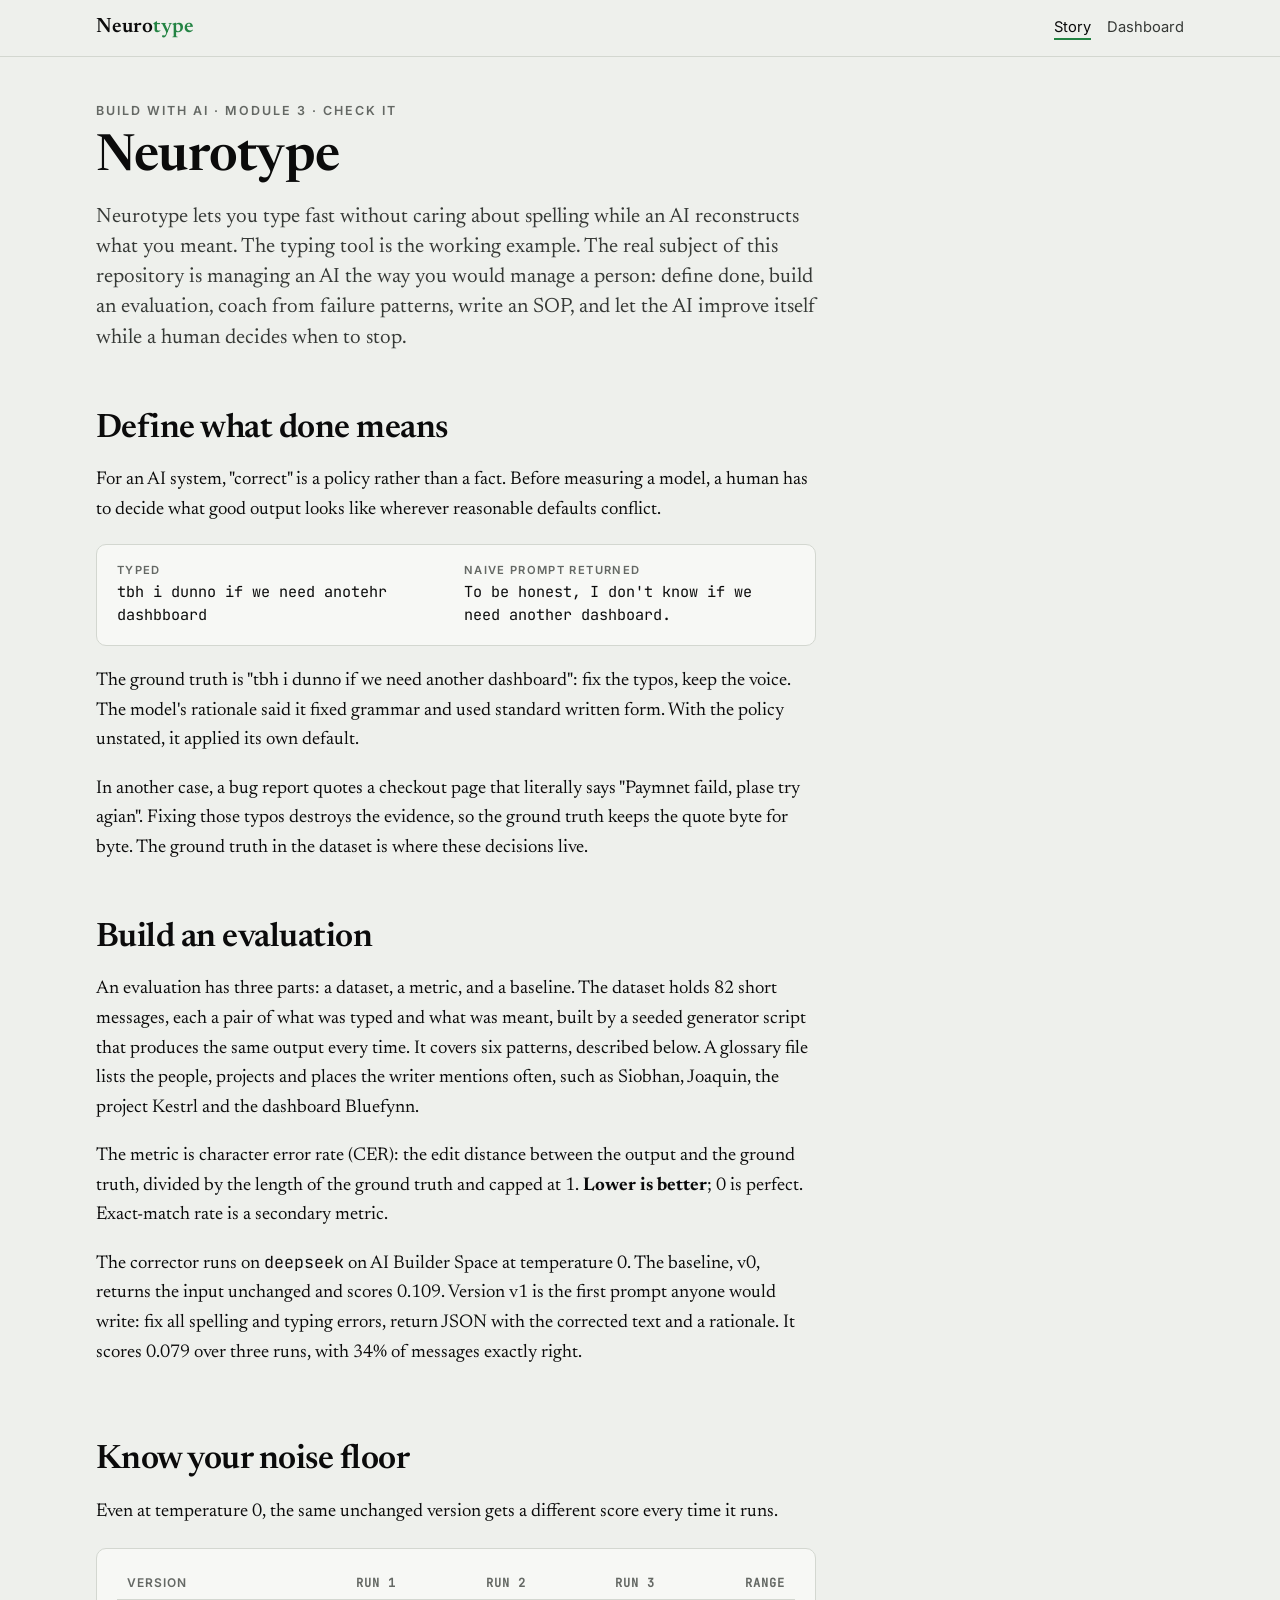
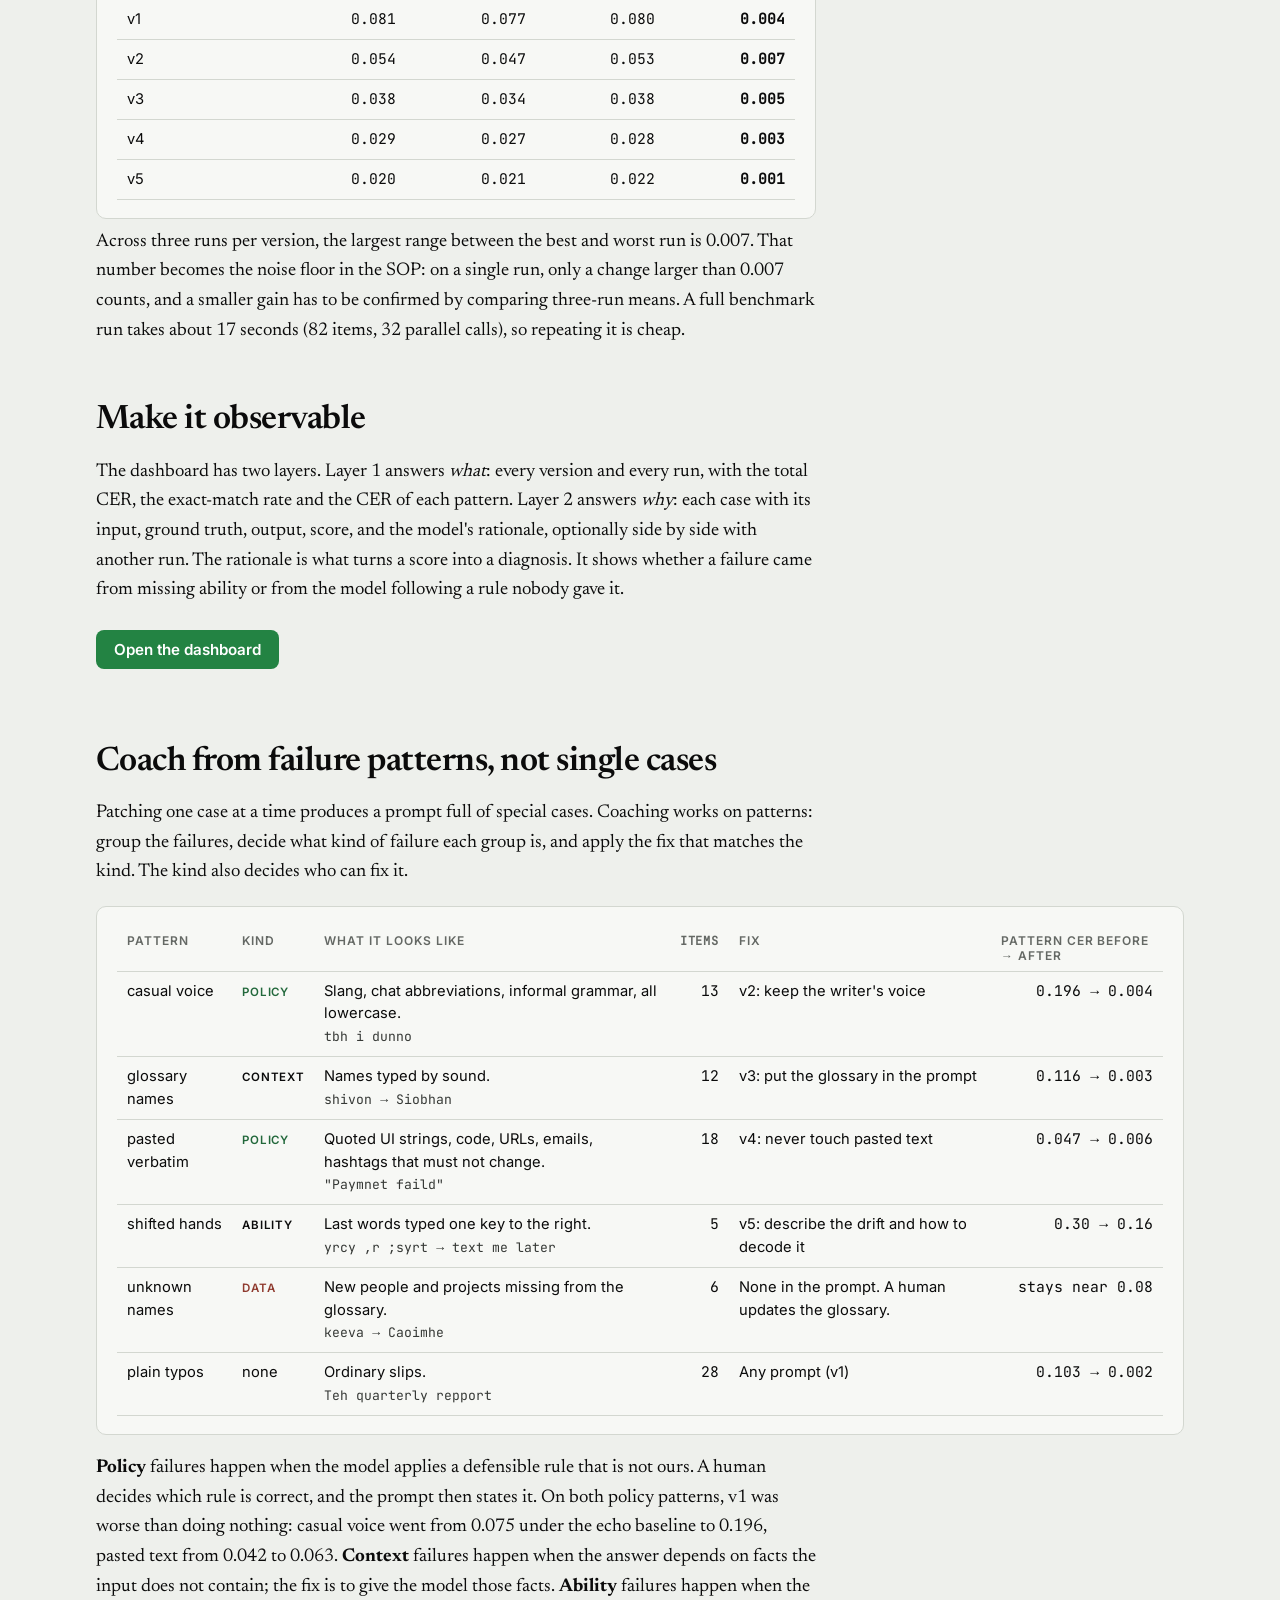
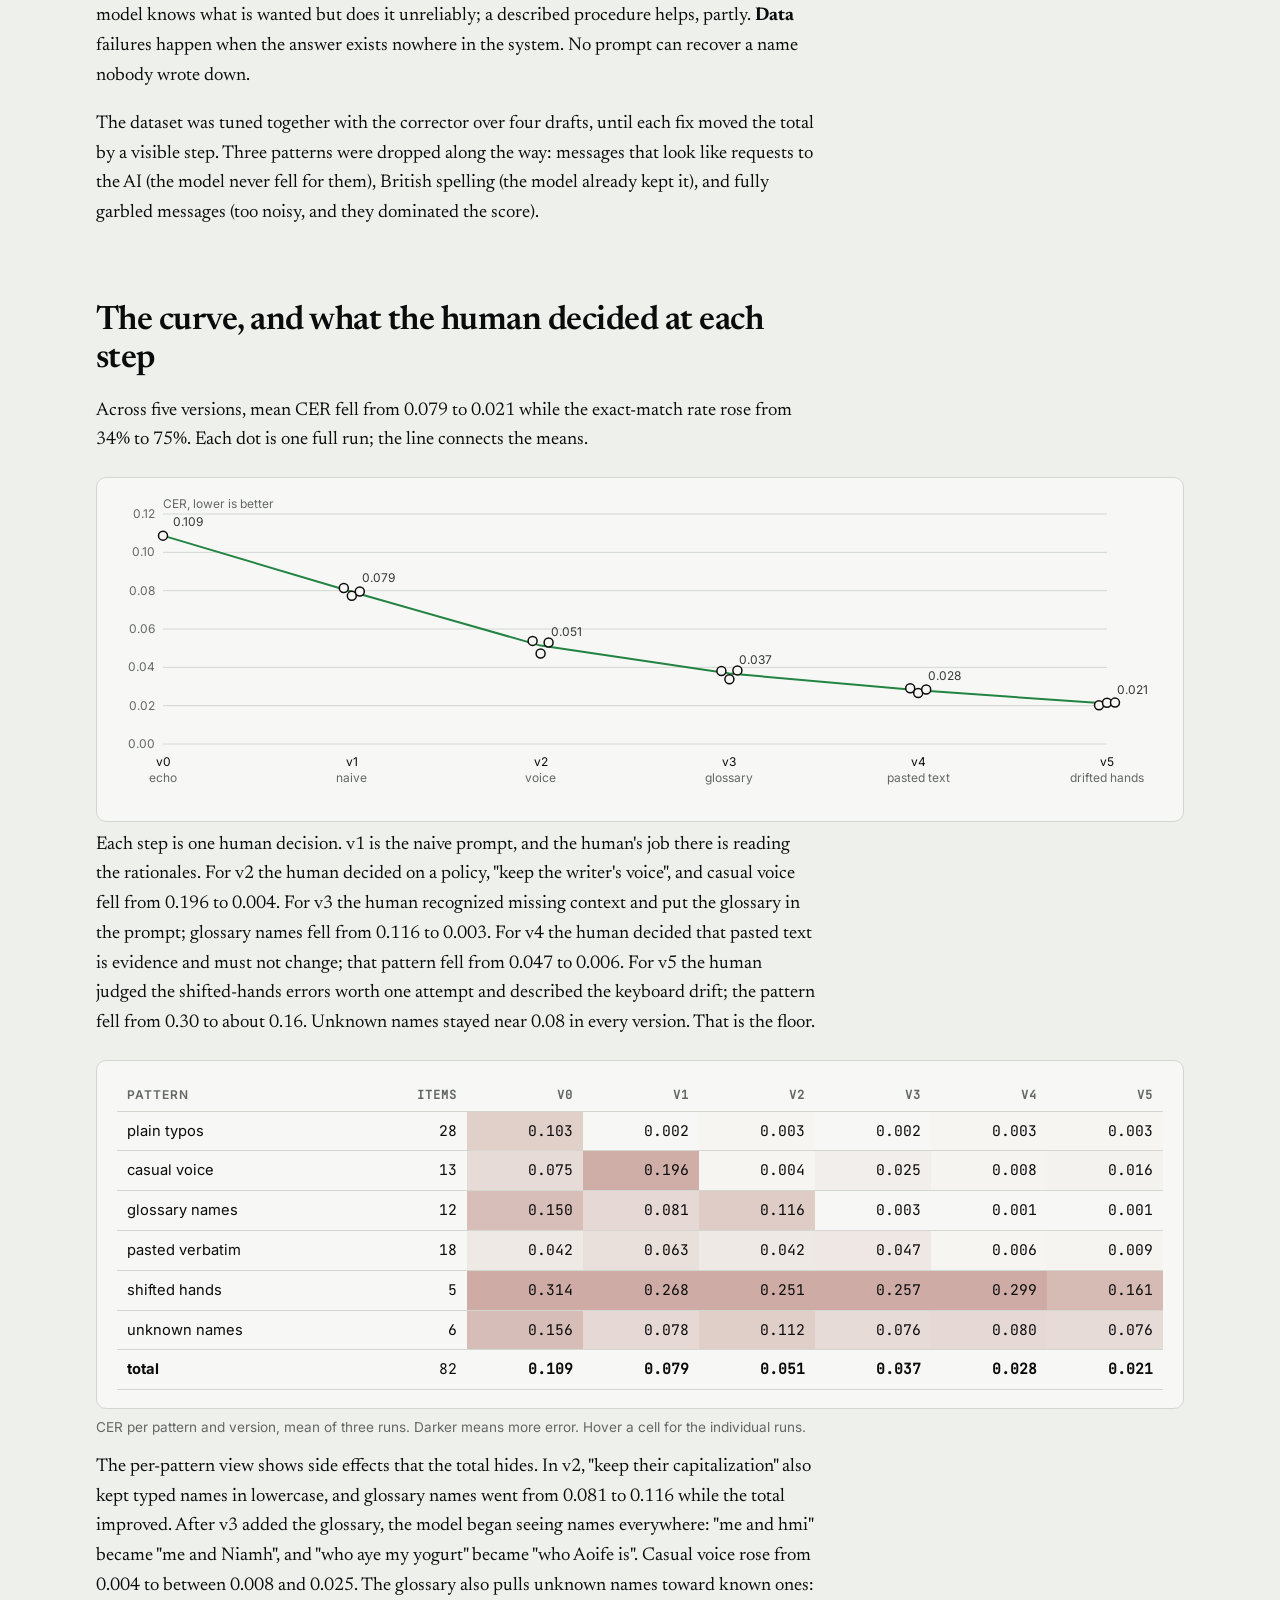
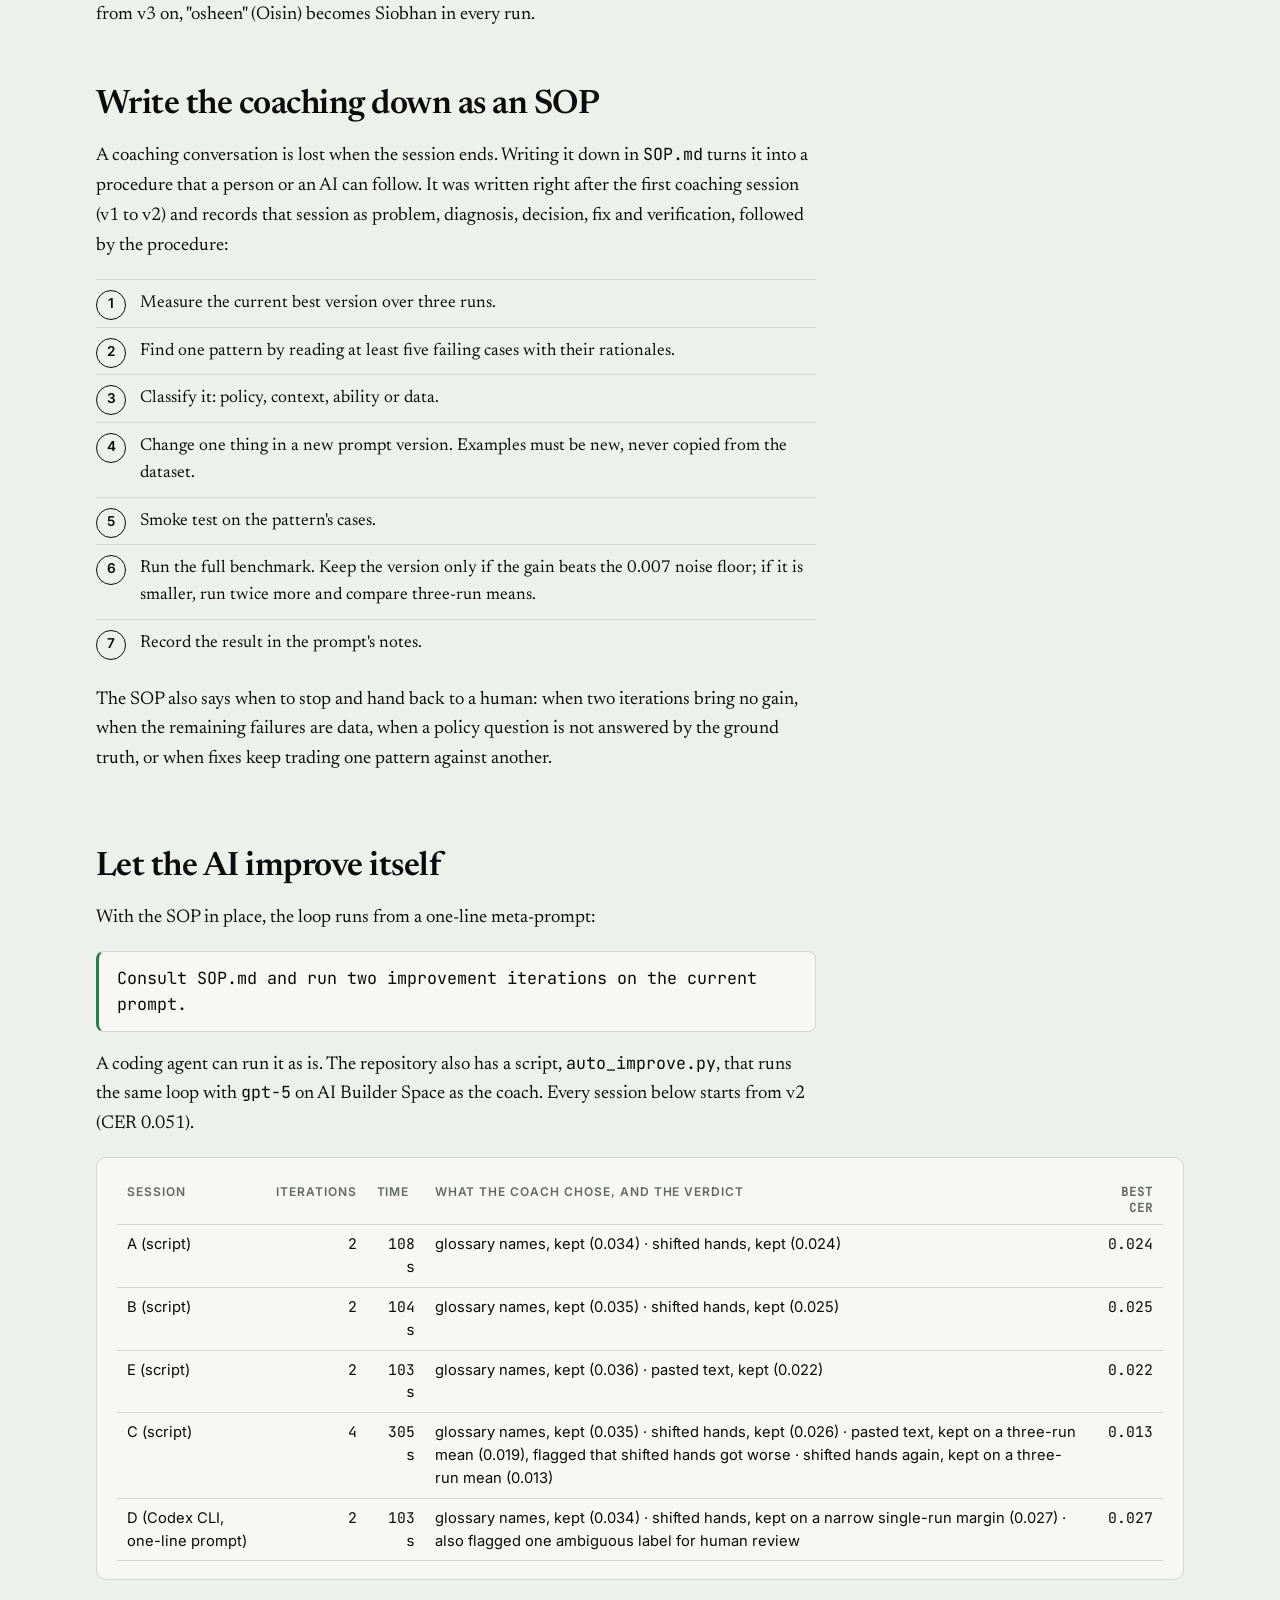
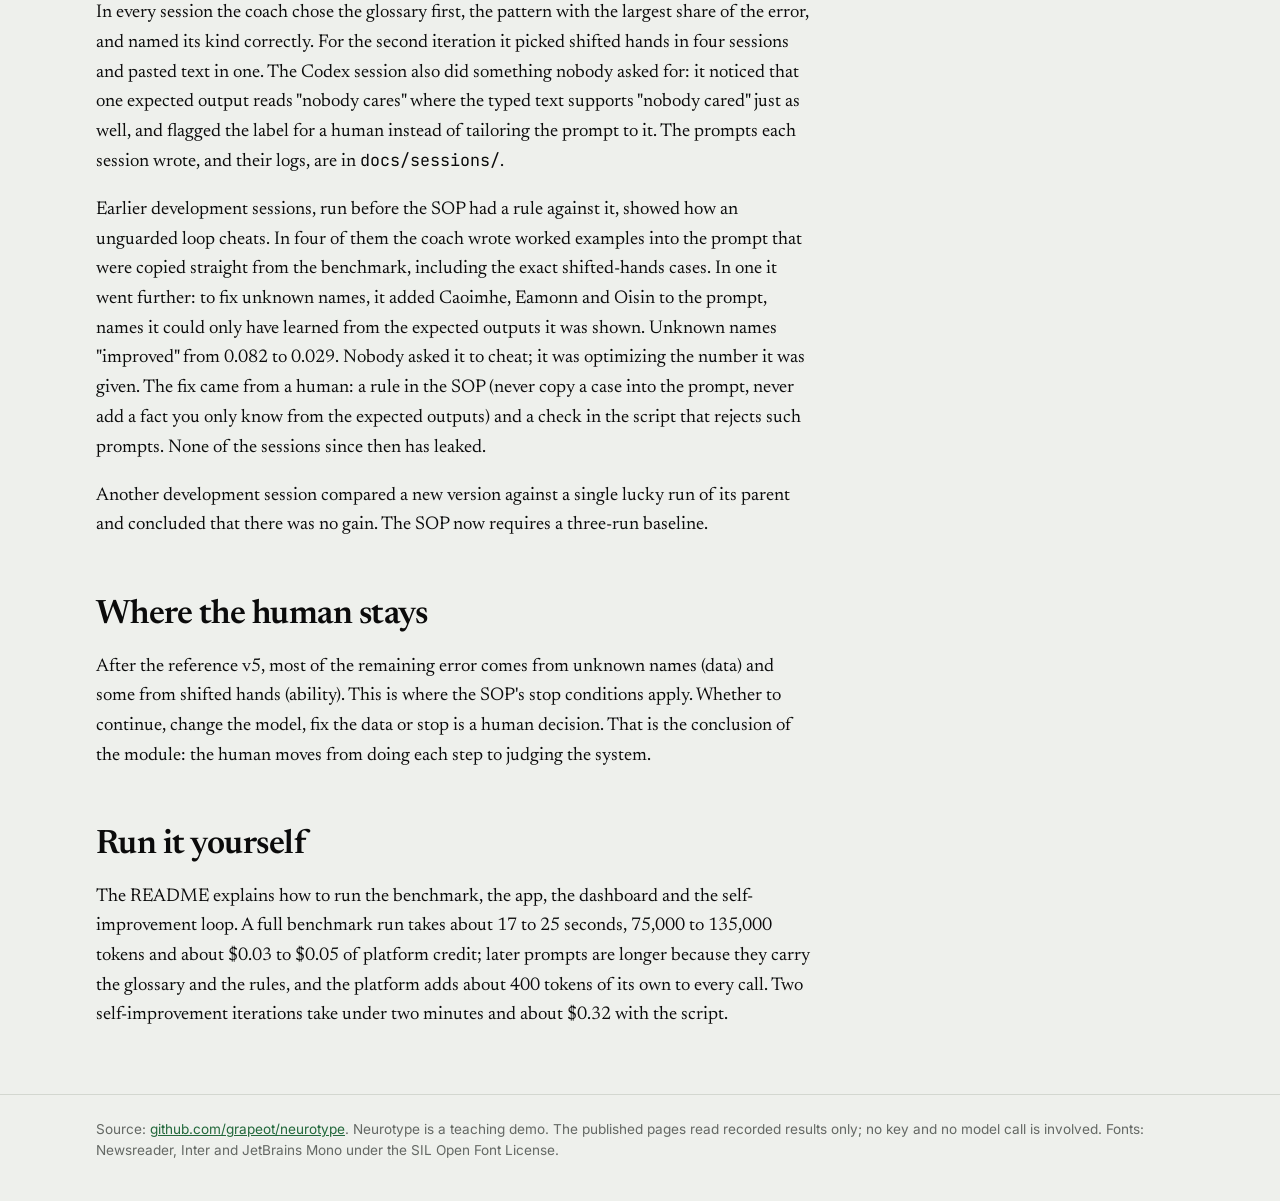
<file: docs/index.html>
<!doctype html>
<html lang="en">
<head>
<meta charset="utf-8">
<meta name="viewport" content="width=device-width, initial-scale=1">
<title>Neurotype</title>
<meta name="description" content="Managing an AI like a person: define done, measure, observe, coach, write the SOP, and let it improve itself while a human decides when to stop.">
<link rel="icon" href="data:,">
<link rel="stylesheet" href="assets/neurotype.css">
<style>
  main.wrap { padding-top: 48px; }
  section { margin-top: 56px; }
  section > h2 { margin-top: 0; }
  .prose { max-width: 720px; }
  .prose p { font-family: var(--serif); font-size: 1.16rem; line-height: 1.6; color: var(--ink); }
  .fig { margin: 22px 0 8px; position: relative; overflow-x: auto; }
  .prose, .pair .txt, .meta-prompt, code { overflow-wrap: anywhere; }
  .pair > div { min-width: 0; }
  .fig svg text { font-family: var(--sans); fill: var(--ink-3); font-size: 12px; }
  .caption { font-size: .85rem; color: var(--ink-3); margin-top: 6px; }
  .pair { display: grid; grid-template-columns: 1fr 1fr; gap: 16px; margin: 20px 0; }
  @media (max-width: 720px) { .pair { grid-template-columns: 1fr; } }
  .pair .lab { font: 600 .7rem var(--sans); letter-spacing: .12em; text-transform: uppercase; color: var(--ink-3); margin-bottom: 4px; }
  .pair .txt { font: .95rem/1.5 var(--mono); }
  .tip { position: absolute; pointer-events: none; background: var(--ink); color: var(--paper); font-size: .8rem; padding: 6px 9px; border-radius: 6px; white-space: nowrap; display: none; z-index: 3; }
  .kind { font: 600 .72rem var(--sans); letter-spacing: .06em; text-transform: uppercase; }
  .kind.policy { color: var(--green-text); } .kind.data { color: var(--second); }
  .meta-prompt { font: 1.05rem/1.5 var(--mono); background: var(--card); border: 1px solid var(--rule); border-left: 3px solid var(--green); border-radius: 8px; padding: 14px 18px; margin: 18px 0; }
  .cta { display: inline-block; margin-top: 6px; font: 600 .95rem var(--sans); color: #fff; background: var(--green); padding: 10px 18px; border-radius: 8px; text-decoration: none; }
  .steps { counter-reset: s; list-style: none; padding: 0; margin: 18px 0; }
  .steps li { counter-increment: s; position: relative; padding: 10px 0 10px 44px; border-top: 1px solid var(--rule); font-family: var(--serif); font-size: 1.08rem; }
  .steps li::before { content: counter(s); position: absolute; left: 0; top: 10px; width: 28px; height: 28px; border-radius: 50%; border: 1.5px solid var(--ink); font: 600 .85rem/25px var(--sans); text-align: center; }
  td .ex { font-family: var(--mono); font-size: .82rem; color: var(--ink-2); }
</style>
</head>
<body>
<header class="top"><div class="wrap">
  <a class="brand" href="index.html">Neuro<span>type</span></a>
  <nav><a href="index.html" aria-current="page">Story</a><a href="dashboard.html">Dashboard</a></nav>
</div></header>

<main class="wrap">
  <div class="kicker">Build with AI · Module 3 · Check it</div>
  <h1>Neurotype</h1>
  <p class="lede prose">Neurotype lets you type fast without caring about spelling while an AI reconstructs what you meant. The typing tool is the working example. The real subject of this repository is managing an AI the way you would manage a person: define done, build an evaluation, coach from failure patterns, write an SOP, and let the AI improve itself while a human decides when to stop.</p>

  <section id="done" class="prose">
    <h2>Define what done means</h2>
    <p>For an AI system, "correct" is a policy rather than a fact. Before measuring a model, a human has to decide what good output looks like wherever reasonable defaults conflict.</p>
    <div class="pair card">
      <div><div class="lab">Typed</div><div class="txt">tbh i dunno if we need anotehr dashbboard</div></div>
      <div><div class="lab">Naive prompt returned</div><div class="txt">To be honest, I don't know if we need another dashboard.</div></div>
    </div>
    <p>The ground truth is "tbh i dunno if we need another dashboard": fix the typos, keep the voice. The model's rationale said it fixed grammar and used standard written form. With the policy unstated, it applied its own default.</p>
    <p>In another case, a bug report quotes a checkout page that literally says "Paymnet faild, plase try agian". Fixing those typos destroys the evidence, so the ground truth keeps the quote byte for byte. The ground truth in the dataset is where these decisions live.</p>
  </section>

  <section id="evaluation" class="prose">
    <h2>Build an evaluation</h2>
    <p>An evaluation has three parts: a dataset, a metric, and a baseline. The dataset holds 82 short messages, each a pair of what was typed and what was meant, built by a seeded generator script that produces the same output every time. It covers six patterns, described below. A glossary file lists the people, projects and places the writer mentions often, such as Siobhan, Joaquin, the project Kestrl and the dashboard Bluefynn.</p>
    <p>The metric is character error rate (CER): the edit distance between the output and the ground truth, divided by the length of the ground truth and capped at 1. <b>Lower is better</b>; 0 is perfect. Exact-match rate is a secondary metric.</p>
    <p>The corrector runs on <code>deepseek</code> on AI Builder Space at temperature 0. The baseline, v0, returns the input unchanged and scores 0.109. Version v1 is the first prompt anyone would write: fix all spelling and typing errors, return JSON with the corrected text and a rationale. It scores 0.079 over three runs, with 34% of messages exactly right.</p>
  </section>

  <section id="noise-floor">
    <div class="prose">
      <h2>Know your noise floor</h2>
      <p>Even at temperature 0, the same unchanged version gets a different score every time it runs.</p>
    </div>
    <div class="fig card scroll-x needs-data" id="noise" style="max-width:720px"></div>
    <div class="prose">
      <p>Across three runs per version, the largest range between the best and worst run is 0.007. That number becomes the noise floor in the SOP: on a single run, only a change larger than 0.007 counts, and a smaller gain has to be confirmed by comparing three-run means. A full benchmark run takes about 17 seconds (82 items, 32 parallel calls), so repeating it is cheap.</p>
    </div>
  </section>

  <section id="observe" class="prose">
    <h2>Make it observable</h2>
    <p>The dashboard has two layers. Layer 1 answers <em>what</em>: every version and every run, with the total CER, the exact-match rate and the CER of each pattern. Layer 2 answers <em>why</em>: each case with its input, ground truth, output, score, and the model's rationale, optionally side by side with another run. The rationale is what turns a score into a diagnosis. It shows whether a failure came from missing ability or from the model following a rule nobody gave it.</p>
    <a class="cta" href="dashboard.html">Open the dashboard</a>
  </section>

  <section id="patterns">
    <div class="prose">
      <h2>Coach from failure patterns, not single cases</h2>
      <p>Patching one case at a time produces a prompt full of special cases. Coaching works on patterns: group the failures, decide what kind of failure each group is, and apply the fix that matches the kind. The kind also decides who can fix it.</p>
    </div>
    <div class="card scroll-x" style="margin-top:18px">
      <table>
        <thead><tr><th>Pattern</th><th>Kind</th><th>What it looks like</th><th class="num">Items</th><th>Fix</th><th>Pattern CER before → after</th></tr></thead>
        <tbody>
          <tr><td>casual voice</td><td><span class="kind policy">Policy</span></td><td>Slang, chat abbreviations, informal grammar, all lowercase.<br><span class="ex">tbh i dunno</span></td><td class="num">13</td><td>v2: keep the writer's voice</td><td class="num"><span data-pcer="casual_voice:v1">0.196</span> → <span data-pcer="casual_voice:v2">0.004</span></td></tr>
          <tr><td>glossary names</td><td><span class="kind">Context</span></td><td>Names typed by sound.<br><span class="ex">shivon → Siobhan</span></td><td class="num">12</td><td>v3: put the glossary in the prompt</td><td class="num"><span data-pcer="glossary_names:v2">0.116</span> → <span data-pcer="glossary_names:v3">0.003</span></td></tr>
          <tr><td>pasted verbatim</td><td><span class="kind policy">Policy</span></td><td>Quoted UI strings, code, URLs, emails, hashtags that must not change.<br><span class="ex">"Paymnet faild"</span></td><td class="num">18</td><td>v4: never touch pasted text</td><td class="num"><span data-pcer="pasted_verbatim:v3">0.047</span> → <span data-pcer="pasted_verbatim:v4">0.006</span></td></tr>
          <tr><td>shifted hands</td><td><span class="kind">Ability</span></td><td>Last words typed one key to the right.<br><span class="ex">yrcy ,r ;syrt → text me later</span></td><td class="num">5</td><td>v5: describe the drift and how to decode it</td><td class="num"><span data-pcer="shifted_hands:v4" data-digits="2">0.30</span> → <span data-pcer="shifted_hands:v5" data-digits="2">0.16</span></td></tr>
          <tr><td>unknown names</td><td><span class="kind data">Data</span></td><td>New people and projects missing from the glossary.<br><span class="ex">keeva → Caoimhe</span></td><td class="num">6</td><td>None in the prompt. A human updates the glossary.</td><td class="num">stays near 0.08</td></tr>
          <tr><td>plain typos</td><td>none</td><td>Ordinary slips.<br><span class="ex">Teh quarterly repport</span></td><td class="num">28</td><td>Any prompt (v1)</td><td class="num"><span data-pcer="plain_typos:v0">0.103</span> → <span data-pcer="plain_typos:v1">0.002</span></td></tr>
        </tbody>
      </table>
    </div>
    <div class="prose" style="margin-top:18px">
      <p><b>Policy</b> failures happen when the model applies a defensible rule that is not ours. A human decides which rule is correct, and the prompt then states it. On both policy patterns, v1 was worse than doing nothing: casual voice went from <span data-pcer="casual_voice:v0">0.075</span> under the echo baseline to <span data-pcer="casual_voice:v1">0.196</span>, pasted text from <span data-pcer="pasted_verbatim:v0">0.042</span> to <span data-pcer="pasted_verbatim:v1">0.063</span>. <b>Context</b> failures happen when the answer depends on facts the input does not contain; the fix is to give the model those facts. <b>Ability</b> failures happen when the model knows what is wanted but does it unreliably; a described procedure helps, partly. <b>Data</b> failures happen when the answer exists nowhere in the system. No prompt can recover a name nobody wrote down.</p>
      <p>The dataset was tuned together with the corrector over four drafts, until each fix moved the total by a visible step. Three patterns were dropped along the way: messages that look like requests to the AI (the model never fell for them), British spelling (the model already kept it), and fully garbled messages (too noisy, and they dominated the score).</p>
    </div>
  </section>

  <section id="improvement">
    <div class="prose">
      <h2>The curve, and what the human decided at each step</h2>
      <p>Across five versions, mean CER fell from 0.079 to 0.021 while the exact-match rate rose from 34% to 75%. Each dot is one full run; the line connects the means.</p>
    </div>
    <div class="fig card needs-data" id="curve"></div>
    <div class="prose">
      <p>Each step is one human decision. v1 is the naive prompt, and the human's job there is reading the rationales. For v2 the human decided on a policy, "keep the writer's voice", and casual voice fell from <span data-pcer="casual_voice:v1">0.196</span> to <span data-pcer="casual_voice:v2">0.004</span>. For v3 the human recognized missing context and put the glossary in the prompt; glossary names fell from <span data-pcer="glossary_names:v2">0.116</span> to <span data-pcer="glossary_names:v3">0.003</span>. For v4 the human decided that pasted text is evidence and must not change; that pattern fell from <span data-pcer="pasted_verbatim:v3">0.047</span> to <span data-pcer="pasted_verbatim:v4">0.006</span>. For v5 the human judged the shifted-hands errors worth one attempt and described the keyboard drift; the pattern fell from <span data-pcer="shifted_hands:v4" data-digits="2">0.30</span> to about <span data-pcer="shifted_hands:v5" data-digits="2">0.16</span>. Unknown names stayed near 0.08 in every version. That is the floor.</p>
    </div>
    <div class="fig card scroll-x needs-data" id="heat"></div>
    <p class="caption">CER per pattern and version, mean of three runs. Darker means more error. Hover a cell for the individual runs.</p>
    <div class="prose">
      <p>The per-pattern view shows side effects that the total hides. In v2, "keep their capitalization" also kept typed names in lowercase, and glossary names went from <span data-pcer="glossary_names:v1">0.081</span> to <span data-pcer="glossary_names:v2">0.116</span> while the total improved. After v3 added the glossary, the model began seeing names everywhere: "me and hmi" became "me and Niamh", and "who aye my yogurt" became "who Aoife is". Casual voice rose from <span data-pcer="casual_voice:v2">0.004</span> to between <span data-pcer="casual_voice:v4">0.008</span> and <span data-pcer="casual_voice:v3">0.025</span>. The glossary also pulls unknown names toward known ones: from v3 on, "osheen" (Oisin) becomes Siobhan in every run.</p>
    </div>
  </section>

  <section id="sop" class="prose">
    <h2>Write the coaching down as an SOP</h2>
    <p>A coaching conversation is lost when the session ends. Writing it down in <code>SOP.md</code> turns it into a procedure that a person or an AI can follow. It was written right after the first coaching session (v1 to v2) and records that session as problem, diagnosis, decision, fix and verification, followed by the procedure:</p>
    <ol class="steps">
      <li>Measure the current best version over three runs.</li>
      <li>Find one pattern by reading at least five failing cases with their rationales.</li>
      <li>Classify it: policy, context, ability or data.</li>
      <li>Change one thing in a new prompt version. Examples must be new, never copied from the dataset.</li>
      <li>Smoke test on the pattern's cases.</li>
      <li>Run the full benchmark. Keep the version only if the gain beats the 0.007 noise floor; if it is smaller, run twice more and compare three-run means.</li>
      <li>Record the result in the prompt's notes.</li>
    </ol>
    <p>The SOP also says when to stop and hand back to a human: when two iterations bring no gain, when the remaining failures are data, when a policy question is not answered by the ground truth, or when fixes keep trading one pattern against another.</p>
  </section>

  <section id="self">
    <div class="prose">
      <h2>Let the AI improve itself</h2>
      <p>With the SOP in place, the loop runs from a one-line meta-prompt:</p>
      <div class="meta-prompt">Consult SOP.md and run two improvement iterations on the current prompt.</div>
      <p>A coding agent can run it as is. The repository also has a script, <code>auto_improve.py</code>, that runs the same loop with <code>gpt-5</code> on AI Builder Space as the coach. Every session below starts from v2 (CER 0.051).</p>
    </div>
    <div class="card scroll-x" style="margin-top:18px">
      <table>
        <thead><tr><th>Session</th><th>Iterations</th><th>Time</th><th>What the coach chose, and the verdict</th><th class="num">Best CER</th></tr></thead>
        <tbody id="sessions">
          <tr><td>A (script)</td><td class="num">2</td><td class="num">108 s</td><td>glossary names, kept (0.034) · shifted hands, kept (0.024)</td><td class="num">0.024</td></tr>
          <tr><td>B (script)</td><td class="num">2</td><td class="num">104 s</td><td>glossary names, kept (0.035) · shifted hands, kept (0.025)</td><td class="num">0.025</td></tr>
          <tr><td>E (script)</td><td class="num">2</td><td class="num">103 s</td><td>glossary names, kept (0.036) · pasted text, kept (0.022)</td><td class="num">0.022</td></tr>
          <tr><td>C (script)</td><td class="num">4</td><td class="num">305 s</td><td>glossary names, kept (0.035) · shifted hands, kept (0.026) · pasted text, kept on a three-run mean (0.019), flagged that shifted hands got worse · shifted hands again, kept on a three-run mean (0.013)</td><td class="num">0.013</td></tr>
          <tr><td>D (Codex CLI, one-line prompt)</td><td class="num">2</td><td class="num">103 s</td><td>glossary names, kept (0.034) · shifted hands, kept on a narrow single-run margin (0.027) · also flagged one ambiguous label for human review</td><td class="num">0.027</td></tr>
        </tbody>
      </table>
    </div>
    <div class="prose" style="margin-top:18px">
      <p>In every session the coach chose the glossary first, the pattern with the largest share of the error, and named its kind correctly. For the second iteration it picked shifted hands in four sessions and pasted text in one. The Codex session also did something nobody asked for: it noticed that one expected output reads "nobody cares" where the typed text supports "nobody cared" just as well, and flagged the label for a human instead of tailoring the prompt to it. The prompts each session wrote, and their logs, are in <code>docs/sessions/</code>.</p>
      <p>Earlier development sessions, run before the SOP had a rule against it, showed how an unguarded loop cheats. In four of them the coach wrote worked examples into the prompt that were copied straight from the benchmark, including the exact shifted-hands cases. In one it went further: to fix unknown names, it added Caoimhe, Eamonn and Oisin to the prompt, names it could only have learned from the expected outputs it was shown. Unknown names "improved" from 0.082 to 0.029. Nobody asked it to cheat; it was optimizing the number it was given. The fix came from a human: a rule in the SOP (never copy a case into the prompt, never add a fact you only know from the expected outputs) and a check in the script that rejects such prompts. None of the sessions since then has leaked.</p>
      <p>Another development session compared a new version against a single lucky run of its parent and concluded that there was no gain. The SOP now requires a three-run baseline.</p>
    </div>
  </section>

  <section id="human" class="prose">
    <h2>Where the human stays</h2>
    <p>After the reference v5, most of the remaining error comes from unknown names (data) and some from shifted hands (ability). This is where the SOP's stop conditions apply. Whether to continue, change the model, fix the data or stop is a human decision. That is the conclusion of the module: the human moves from doing each step to judging the system.</p>
  </section>

  <section id="run" class="prose">
    <h2>Run it yourself</h2>
    <p>The README explains how to run the benchmark, the app, the dashboard and the self-improvement loop. A full benchmark run takes about 17 to 25 seconds, 75,000 to 135,000 tokens and about $0.03 to $0.05 of platform credit; later prompts are longer because they carry the glossary and the rules, and the platform adds about 400 tokens of its own to every call. Two self-improvement iterations take under two minutes and about $0.32 with the script.</p>
  </section>
</main>
<footer class="foot"><div class="wrap">Source: <a href="https://github.com/grapeot/neurotype">github.com/grapeot/neurotype</a>. Neurotype is a teaching demo. The published pages read recorded results only; no key and no model call is involved. Fonts: Newsreader, Inter and JetBrains Mono under the SIL Open Font License.</div></footer>
<script src="story.js"></script>
</body>
</html>
</file>
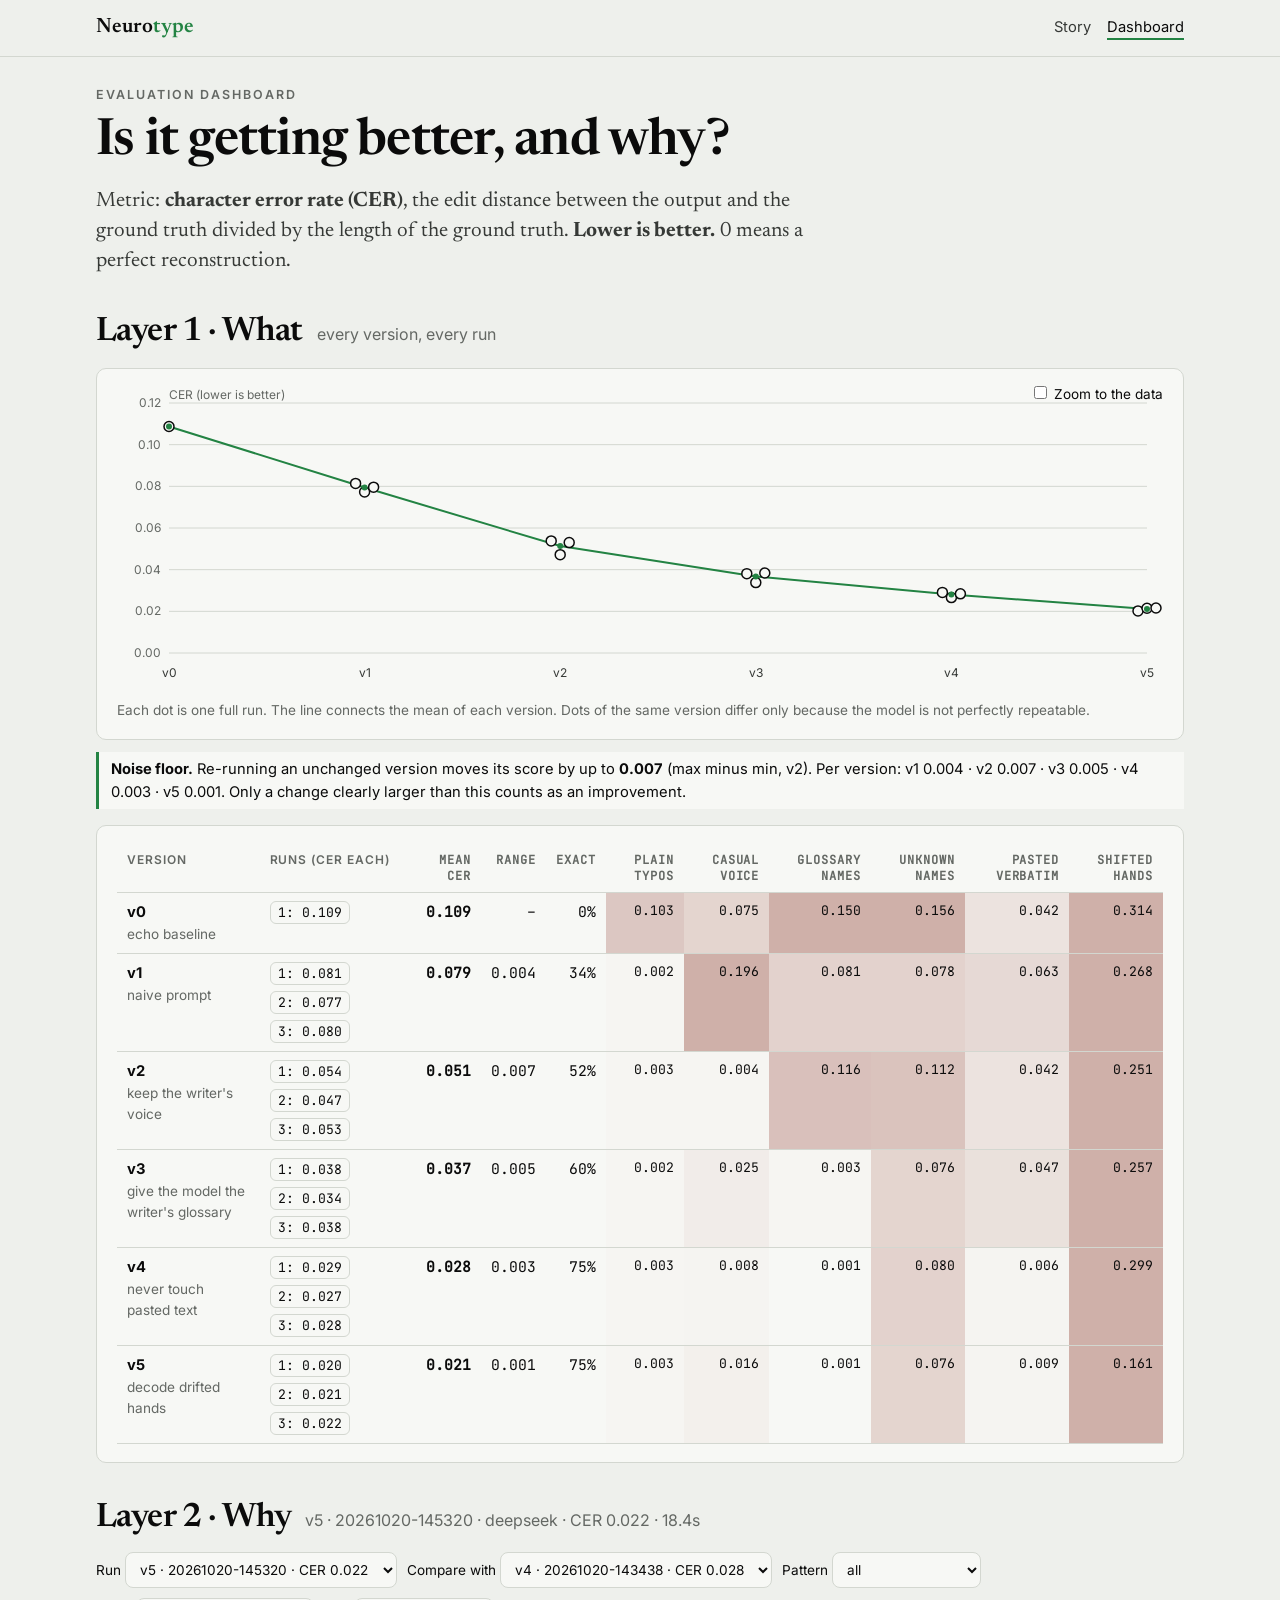
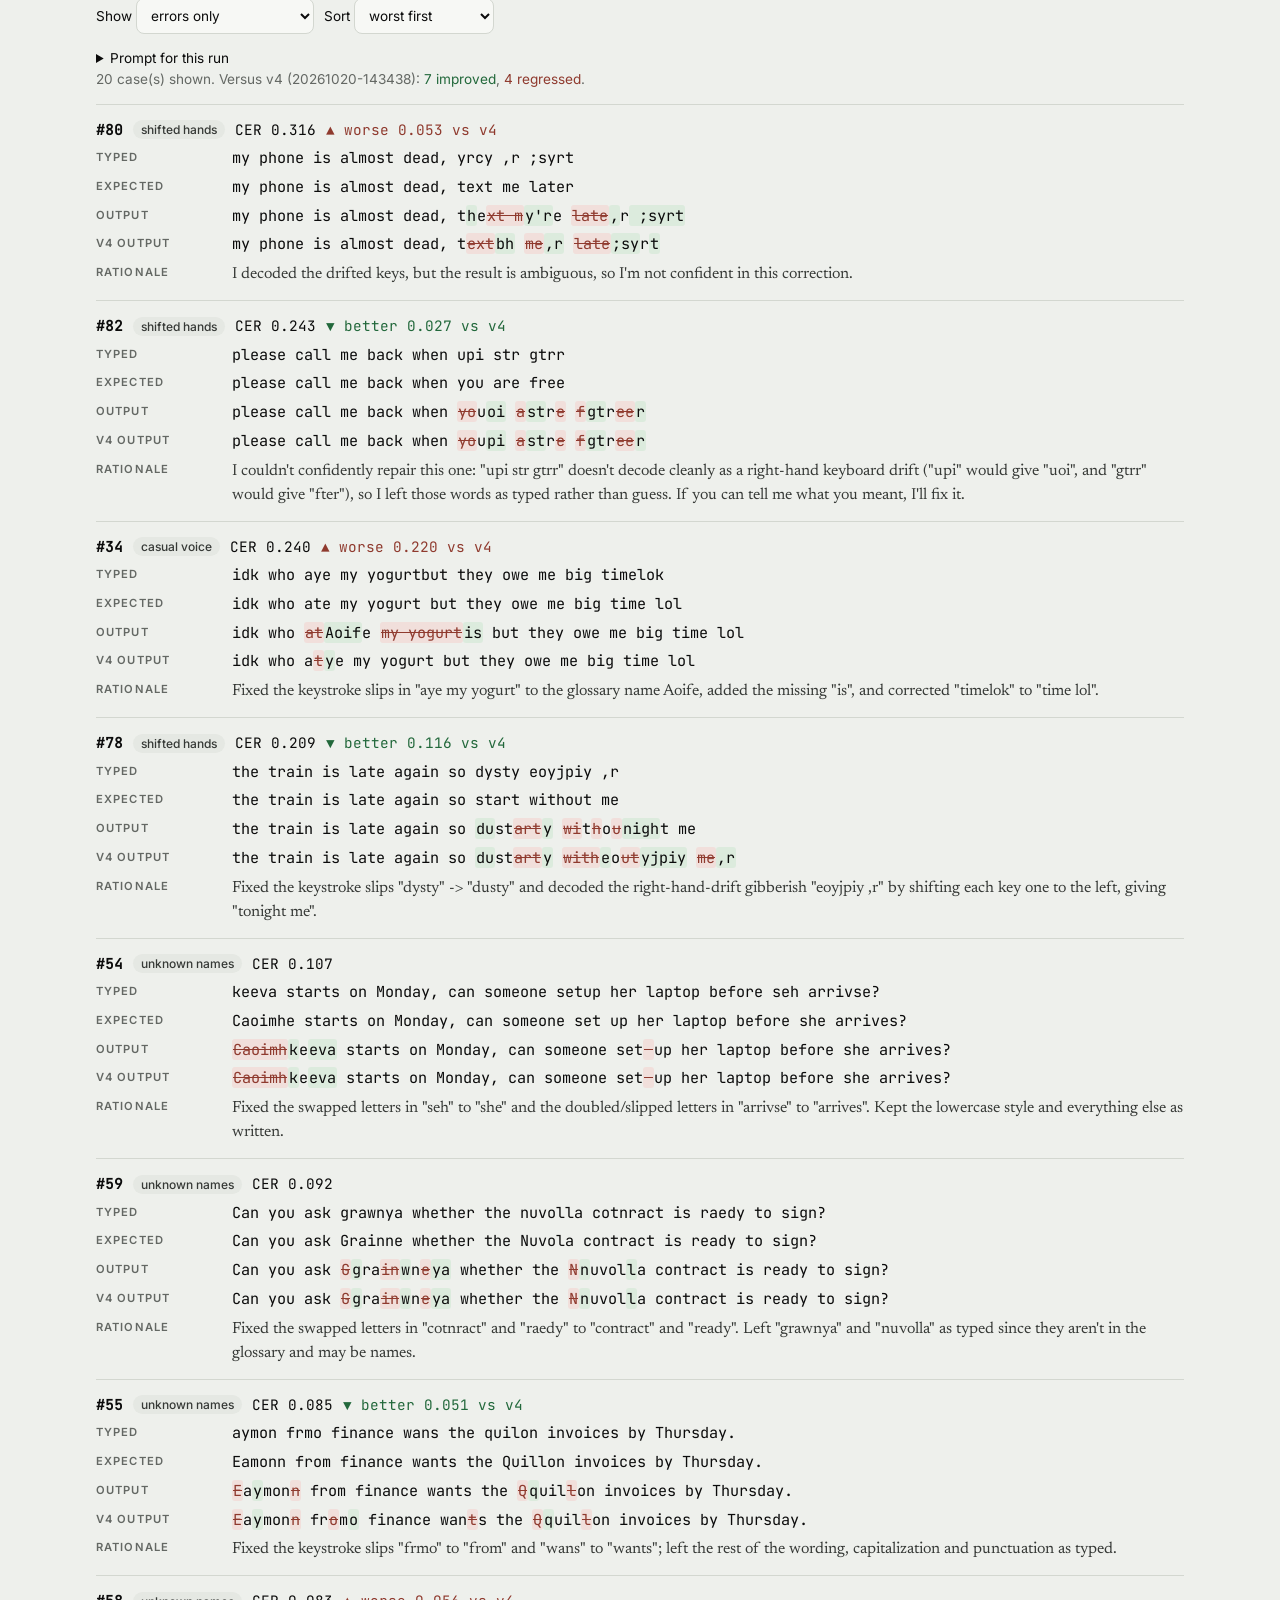
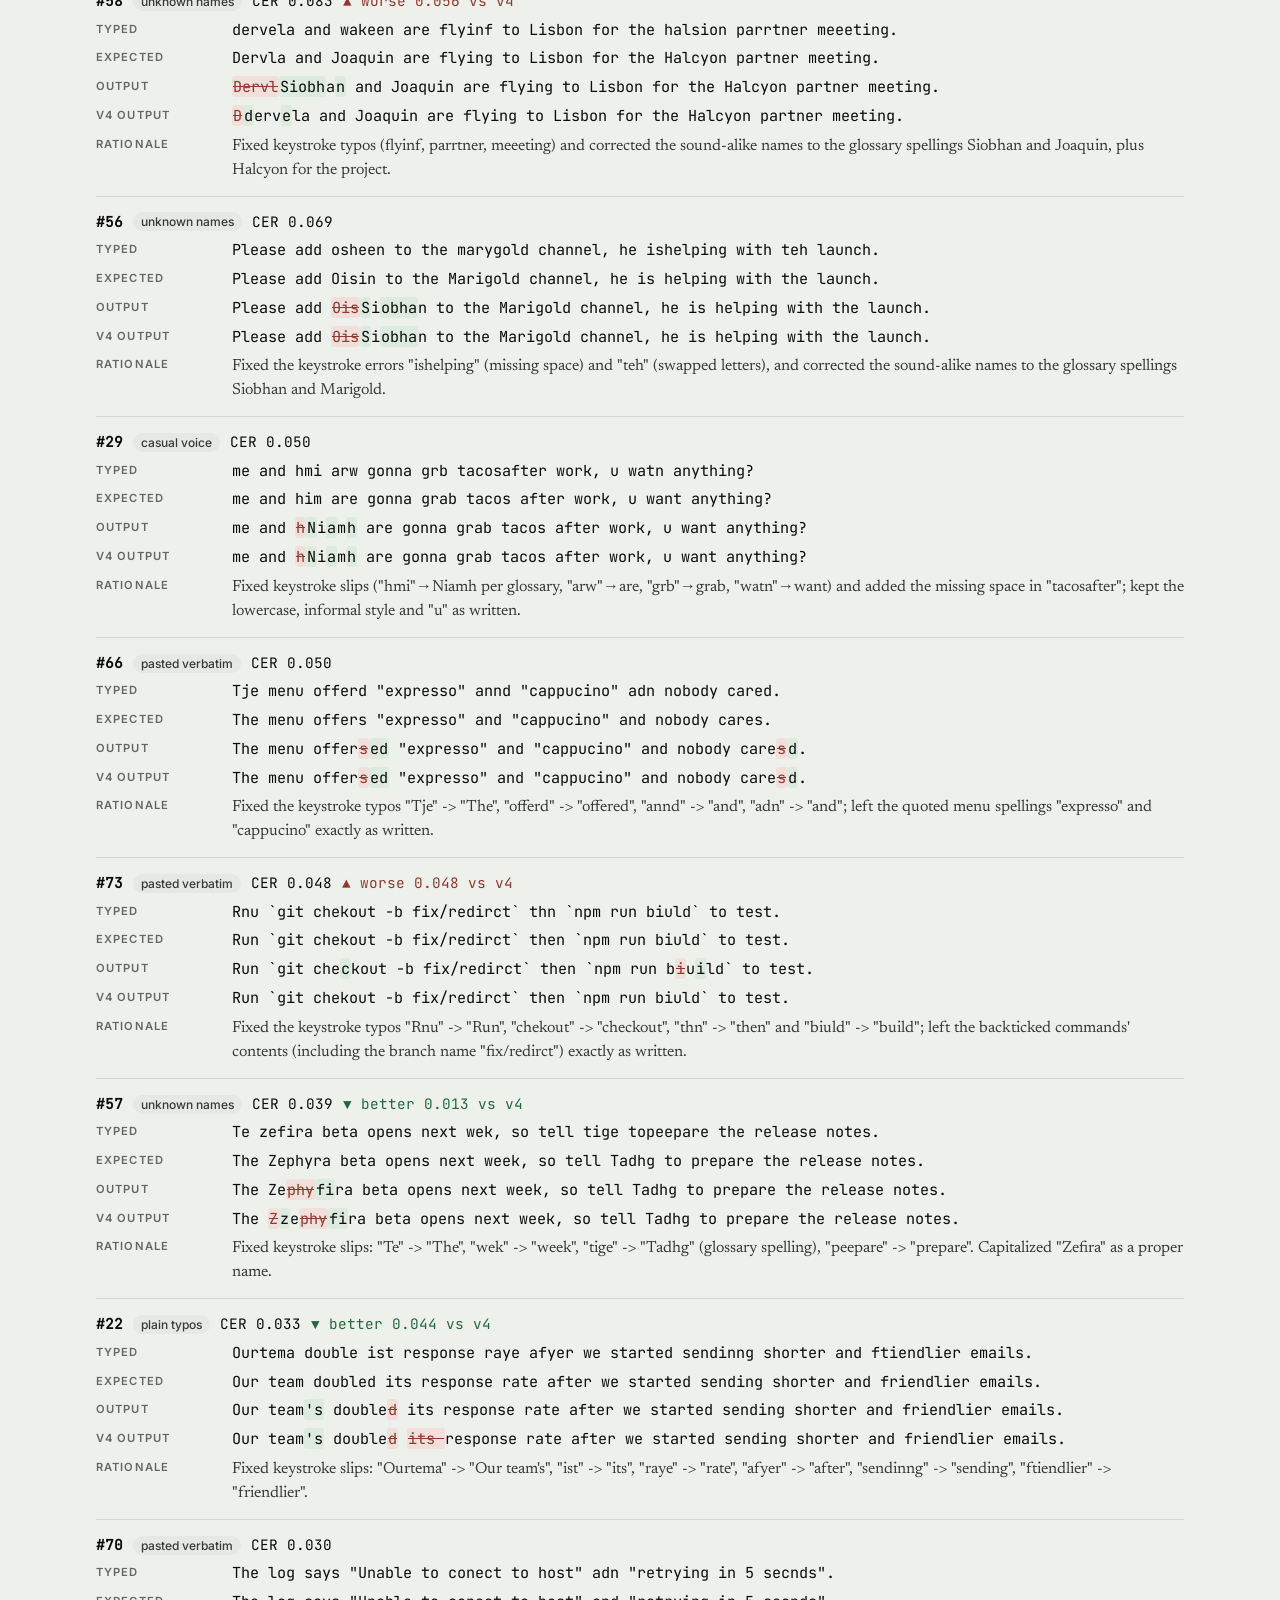
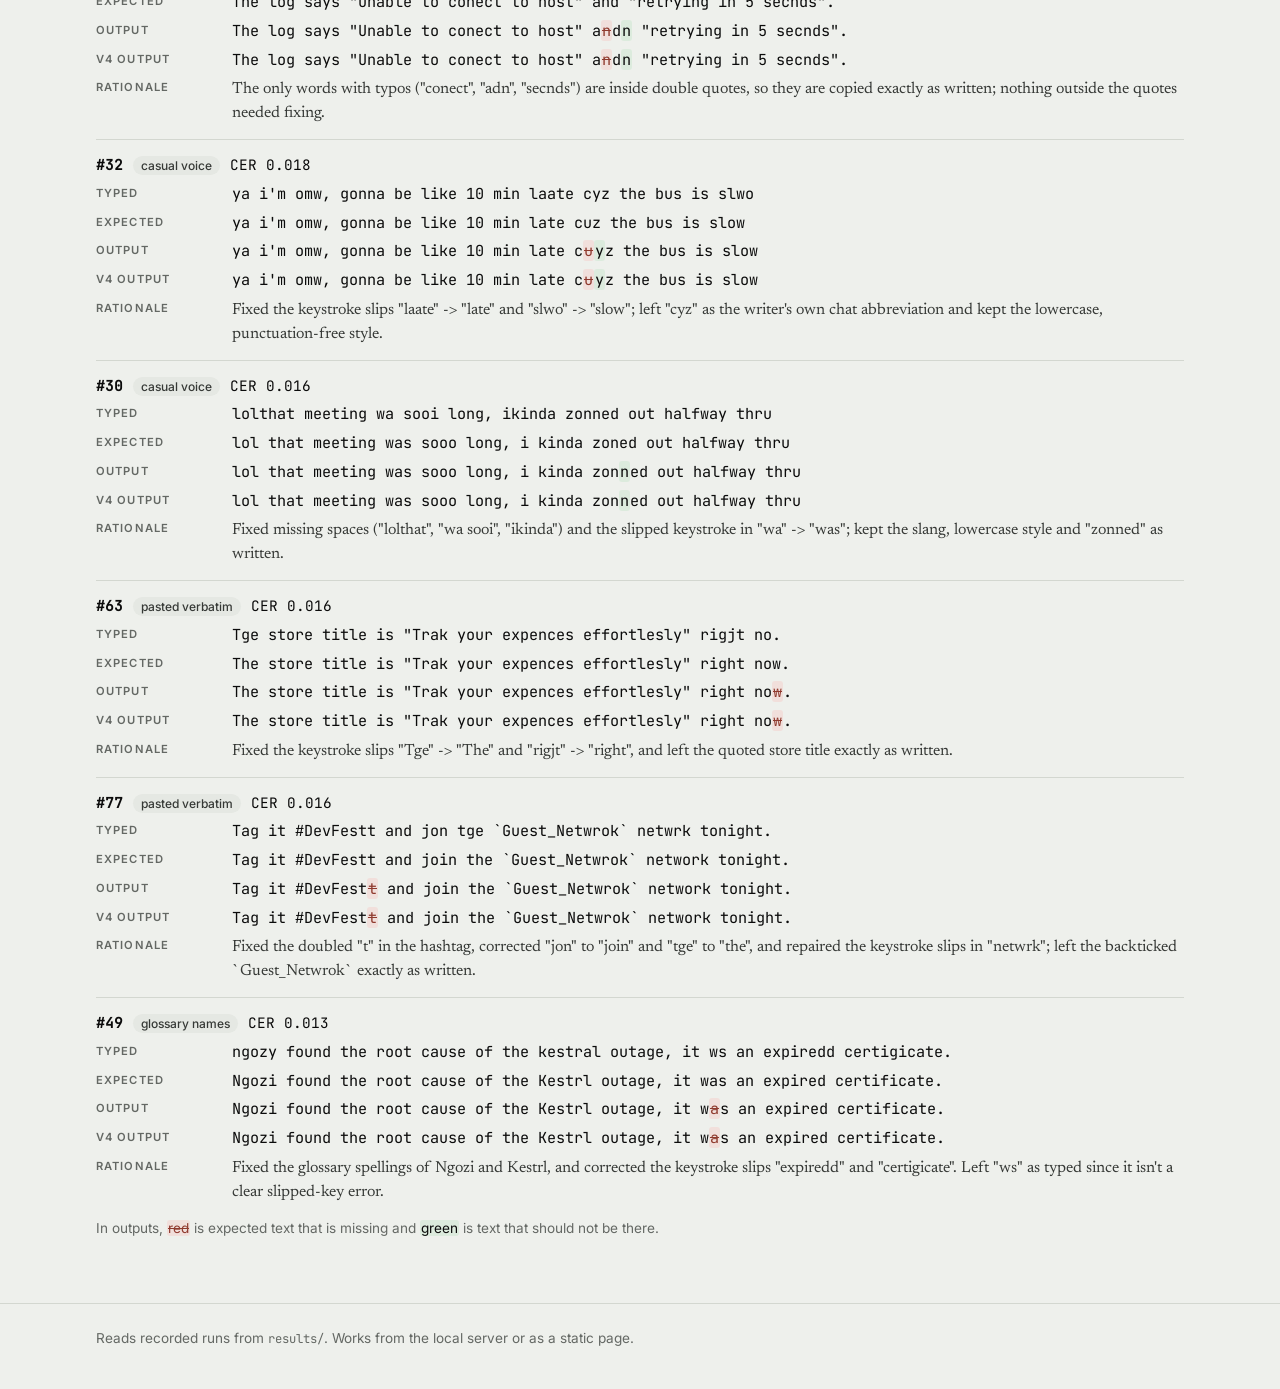
<file: docs/dashboard.html>
<!doctype html>
<html lang="en">
<head>
<meta charset="utf-8">
<meta name="viewport" content="width=device-width, initial-scale=1">
<title>Neurotype Dashboard</title>
<link rel="icon" href="data:,">
<link rel="stylesheet" href="assets/neurotype.css">
<style>
  main.wrap { padding-top: 32px; }
  .layer-head { display: flex; align-items: baseline; gap: 14px; flex-wrap: wrap; margin-top: 36px; }
  .layer-head h2 { margin: 0; }
  .chart-card { margin-top: 16px; position: relative; }
  svg text { font-family: var(--sans); fill: var(--ink-3); font-size: 12px; }
  .tip { position: absolute; pointer-events: none; background: var(--ink); color: var(--paper); font-size: .8rem; padding: 6px 9px; border-radius: 6px; white-space: nowrap; display: none; z-index: 3; }
  .runs { display: flex; gap: 6px; flex-wrap: wrap; }
  .run-chip { font: .82rem var(--mono); border: 1px solid var(--rule); background: var(--card); color: var(--ink); border-radius: 6px; padding: 2px 7px; cursor: pointer; }
  .run-chip:hover, .run-chip.on { border-color: var(--green); outline: 1px solid var(--green); }
  td.heat { font-family: var(--mono); text-align: right; font-size: .82rem; }
  tr.vrow:hover td { background: var(--paper-2); }
  .filters { display: flex; gap: 10px; flex-wrap: wrap; align-items: center; margin: 14px 0; }
  .case { border-top: 1px solid var(--rule); padding: 14px 0; display: grid; grid-template-columns: 120px 1fr; gap: 6px 16px; }
  @media (max-width: 700px) { .case { grid-template-columns: 1fr; } }
  .case .lab { font: 600 .7rem var(--sans); letter-spacing: .1em; text-transform: uppercase; color: var(--ink-3); padding-top: 3px; }
  .case .txt { font: .95rem/1.5 var(--mono); word-break: break-word; }
  .case .rat { font: 1rem/1.5 var(--serif); color: var(--ink-2); }
  .case-head { grid-column: 1 / -1; display: flex; gap: 10px; align-items: center; flex-wrap: wrap; }
  .delta-up { color: var(--second); } .delta-down { color: var(--green-text); }
  .note { border-left: 3px solid var(--green); padding: 6px 12px; background: var(--card); margin: 12px 0; font-size: .92rem; }
  details.prompt pre { white-space: pre-wrap; font: .8rem/1.45 var(--mono); background: var(--card); border: 1px solid var(--rule); border-radius: 8px; padding: 12px; max-height: 420px; overflow: auto; }
</style>
</head>
<body>
<header class="top"><div class="wrap">
  <a class="brand" href="index.html">Neuro<span>type</span></a>
  <nav><a href="index.html" id="nav-type">Story</a><a href="dashboard.html" aria-current="page">Dashboard</a></nav>
</div></header>
<main class="wrap">
  <div class="kicker">Evaluation dashboard</div>
  <h1>Is it getting better, and why?</h1>
  <p class="lede narrow">Metric: <b>character error rate (CER)</b>, the edit distance between the output and the ground truth divided by the length of the ground truth. <b>Lower is better.</b> 0 means a perfect reconstruction.</p>

  <div class="layer-head"><h2>Layer 1 · What</h2><span class="muted">every version, every run</span></div>
  <div class="card chart-card" id="chart-card">
    <div id="chart"></div>
    <div class="tip" id="tip"></div>
    <label class="small" style="position:absolute;right:20px;top:14px"><input type="checkbox" id="zoom"> Zoom to the data</label>
    <p class="small muted" style="margin:6px 0 0">Each dot is one full run. The line connects the mean of each version. Dots of the same version differ only because the model is not perfectly repeatable.</p>
  </div>
  <div class="note" id="noise-note"></div>
  <div class="card scroll-x" style="margin-top:16px">
    <table id="versions"></table>
  </div>

  <div class="layer-head"><h2>Layer 2 · Why</h2><span class="muted" id="run-label"></span></div>
  <div class="filters">
    <label class="small">Run <select id="run-sel"></select></label>
    <label class="small">Compare with <select id="cmp-sel"><option value="">(none)</option></select></label>
    <label class="small">Pattern <select id="pat-sel"><option value="">all</option></select></label>
    <label class="small">Show <select id="show-sel">
      <option value="errors">errors only</option><option value="all">all cases</option>
      <option value="changed">changed vs compare</option></select></label>
    <label class="small">Sort <select id="sort-sel"><option value="cer">worst first</option><option value="id">by id</option><option value="delta">biggest change</option></select></label>
  </div>
  <details class="prompt" id="prompt-box"><summary class="small">Prompt for this run</summary><pre id="prompt-src"></pre></details>
  <div id="cases"></div>
</main>
<footer class="foot"><div class="wrap">Reads recorded runs from <code>results/</code>. Works from the local server or as a static page.</div></footer>

<script>
const $ = (s) => document.querySelector(s);
const esc = (s) => String(s ?? "").replace(/[&<>"]/g, (c) => ({"&":"&amp;","<":"&lt;",">":"&gt;",'"':"&quot;"}[c]));
const f3 = (x) => x.toFixed(3);
const mean = (a) => a.reduce((s, x) => s + x, 0) / a.length;
const sd = (a) => a.length < 2 ? 0 : Math.sqrt(a.reduce((s, x) => s + (x - mean(a)) ** 2, 0) / (a.length - 1));
const cache = {};
let INDEX = null, VERSIONS = [], PATTERNS = [];

async function getRun(path) {
  if (!cache[path]) cache[path] = fetch("results/" + path).then((r) => r.json());
  return cache[path];
}

// Character-level diff of output against ground truth (LCS), for short texts.
function cdiff(truth, out) {
  const A = [...truth], B = [...out], n = A.length, m = B.length;
  const L = Array.from({length: n + 1}, () => new Int16Array(m + 1));
  for (let i = n - 1; i >= 0; i--) for (let j = m - 1; j >= 0; j--)
    L[i][j] = A[i] === B[j] ? L[i + 1][j + 1] + 1 : Math.max(L[i + 1][j], L[i][j + 1]);
  let i = 0, j = 0, html = "", buf = "", mode = "";
  const flush = () => { if (!buf) return; html += mode === "add" ? `<ins class="add">${esc(buf)}</ins>` : mode === "rem" ? `<del class="rem">${esc(buf)}</del>` : esc(buf); buf = ""; };
  const push = (ch, md) => { if (md !== mode) { flush(); mode = md; } buf += ch; };
  while (i < n && j < m) {
    if (A[i] === B[j]) { push(A[i], ""); i++; j++; }
    else if (L[i + 1][j] >= L[i][j + 1]) { push(A[i], "rem"); i++; }
    else { push(B[j], "add"); j++; }
  }
  while (i < n) push(A[i++], "rem");
  while (j < m) push(B[j++], "add");
  flush();
  return html;
}

function shade(v) {
  // single-hue magnitude: 0 = paper, 0.15+ = full oxblood tint
  const a = Math.min(1, v / 0.15);
  return `background: color-mix(in srgb, var(--second) ${Math.round(a * 38)}%, transparent)`;
}

function drawChart() {
  const W = Math.min(1080, $("#chart-card").clientWidth - 40), H = 300, P = {l: 52, r: 16, t: 16, b: 34};
  const runs = INDEX.runs.filter((r) => r.summary.n === INDEX.fullN);
  const zoom = $("#zoom").checked;
  const cers = runs.map((r) => r.summary.cer);
  const lo = Math.min(...cers), hi = Math.max(...cers);
  const step = zoom ? [0.001, 0.002, 0.005, 0.01, 0.02].find((st) => (hi - lo) / st <= 7) || 0.02 : 0.02;
  const ymin = zoom ? Math.floor(lo / step) * step : 0;
  const ymax = Math.max(ymin + step, Math.ceil(hi / step) * step);
  const xs = (i) => P.l + (VERSIONS.length === 1 ? (W - P.l - P.r) / 2 : i * (W - P.l - P.r) / (VERSIONS.length - 1));
  const ys = (v) => P.t + (1 - (v - ymin) / (ymax - ymin)) * (H - P.t - P.b);
  let g = "";
  const ticks = Math.round((ymax - ymin) / step);
  const dec = step < 0.01 ? 3 : 2;
  for (let k = 0; k <= ticks; k++) {
    const v = ymin + step * k;
    g += `<line x1="${P.l}" x2="${W - P.r}" y1="${ys(v)}" y2="${ys(v)}" stroke="var(--rule)" stroke-width="1"/>`;
    g += `<text x="${P.l - 8}" y="${ys(v) + 4}" text-anchor="end">${v.toFixed(dec)}</text>`;
  }
  g += `<text x="${P.l}" y="${P.t - 4}" font-size="11">CER (lower is better)</text>`;
  const means = VERSIONS.map((v, i) => {
    const rs = runs.filter((r) => r.version === v).map((r) => r.summary.cer);
    return rs.length ? [xs(i), ys(mean(rs))] : null;
  });
  const pts = means.filter(Boolean);
  g += `<polyline points="${pts.map((p) => p.join(",")).join(" ")}" fill="none" stroke="var(--green)" stroke-width="2"/>`;
  VERSIONS.forEach((v, i) => {
    g += `<text x="${xs(i)}" y="${H - 10}" text-anchor="middle" font-size="13" style="fill:var(--ink-2)">${v}</text>`;
    const rs = runs.filter((r) => r.version === v);
    rs.forEach((r, k) => {
      const dx = (k - (rs.length - 1) / 2) * 9;
      g += `<circle cx="${xs(i) + dx}" cy="${ys(r.summary.cer)}" r="5" fill="var(--card)" stroke="var(--ink)" stroke-width="1.5"
        data-tip="${esc(v)} run ${k + 1}: CER ${f3(r.summary.cer)}" data-path="${esc(r.path)}" style="cursor:pointer"/>`;
    });
    if (rs.length) g += `<circle cx="${means[i][0]}" cy="${means[i][1]}" r="3" fill="var(--green)"/>`;
  });
  $("#chart").innerHTML = `<svg width="${W}" height="${H}" role="img" aria-label="CER by version">${g}</svg>`;
  $("#chart").querySelectorAll("circle[data-tip]").forEach((c) => {
    c.addEventListener("mousemove", (e) => {
      const box = $("#chart-card").getBoundingClientRect();
      const t = $("#tip"); t.style.display = "block"; t.textContent = c.dataset.tip;
      t.style.left = (e.clientX - box.left + 12) + "px"; t.style.top = (e.clientY - box.top - 28) + "px";
    });
    c.addEventListener("mouseleave", () => ($("#tip").style.display = "none"));
    c.addEventListener("click", () => selectRun(c.dataset.path, true));
  });
}

function drawTable() {
  const full = INDEX.runs.filter((r) => r.summary.n === INDEX.fullN);
  let h = `<thead><tr><th>Version</th><th>Runs (CER each)</th><th class="num">Mean CER</th><th class="num" title="max minus min across repeated runs">Range</th><th class="num">Exact</th>`;
  h += PATTERNS.map((p) => `<th class="num" title="${p}">${p.replace(/_/g, " ")}</th>`).join("") + `</tr></thead><tbody>`;
  const spreads = [];
  VERSIONS.forEach((v) => {
    const rs = full.filter((r) => r.version === v);
    if (!rs.length) return;
    const c = rs.map((r) => r.summary.cer);
    const spread = Math.max(...c) - Math.min(...c);
    if (rs.length > 1) spreads.push([v, spread]);
    const title = rs[rs.length - 1].title.replace(/^v\d+:\s*/, "");
    h += `<tr class="vrow"><td><b>${v}</b><div class="small muted">${esc(title)}</div></td>`;
    h += `<td><div class="runs">${rs.map((r, k) => `<button class="run-chip" data-path="${esc(r.path)}" title="${esc(r.run_id)}">${k + 1}: ${f3(r.summary.cer)}</button>`).join("")}</div></td>`;
    h += `<td class="num"><b>${f3(mean(c))}</b></td><td class="num">${rs.length > 1 ? f3(spread) : "–"}</td>`;
    h += `<td class="num">${Math.round(mean(rs.map((r) => r.summary.exact)) * 100)}%</td>`;
    h += PATTERNS.map((p) => {
      const vals = rs.map((r) => r.summary.patterns[p]?.cer).filter((x) => x !== undefined);
      if (!vals.length) return `<td class="heat">–</td>`;
      const m = mean(vals);
      return `<td class="heat" style="${shade(m)}" title="${p}: ${vals.map(f3).join(", ")}">${f3(m)}</td>`;
    }).join("");
    h += `</tr>`;
  });
  $("#versions").innerHTML = h + "</tbody>";
  $("#versions").querySelectorAll(".run-chip").forEach((b) => b.addEventListener("click", () => selectRun(b.dataset.path, true)));
  if (spreads.length) {
    const worst = spreads.reduce((a, b) => (b[1] > a[1] ? b : a));
    $("#noise-note").innerHTML = `<b>Noise floor.</b> Re-running an unchanged version moves its score by up to <b>${f3(worst[1])}</b> (max minus min, ${worst[0]}). ` +
      `Per version: ${spreads.map(([v, s]) => `${v} ${f3(s)}`).join(" · ")}. Only a change clearly larger than this counts as an improvement.`;
  } else $("#noise-note").style.display = "none";
}

async function selectRun(path, scroll) {
  $("#run-sel").value = path;
  await drawCases();
  if (scroll) $("#run-label").scrollIntoView({behavior: "smooth", block: "start"});
}

async function drawCases() {
  const run = await getRun($("#run-sel").value);
  const cmpPath = $("#cmp-sel").value;
  const cmp = cmpPath ? await getRun(cmpPath) : null;
  const byId = cmp ? Object.fromEntries(cmp.items.map((it) => [it.id, it])) : {};
  $("#run-label").textContent = `${run.version} · ${run.run_id} · ${run.model} · CER ${f3(run.summary.cer)} · ${run.elapsed_s}s`;
  $("#prompt-src").textContent = run.prompt_source || "(v0 has no prompt: it returns the input unchanged)";
  const pat = $("#pat-sel").value, show = $("#show-sel").value, sort = $("#sort-sel").value;
  let items = run.items.map((it) => ({...it, prev: byId[it.id]}));
  if (pat) items = items.filter((it) => it.pattern === pat);
  if (show === "errors") items = items.filter((it) => it.cer > 0);
  if (show === "changed") items = items.filter((it) => it.prev && Math.abs(it.cer - it.prev.cer) > 1e-9);
  const d = (it) => (it.prev ? it.cer - it.prev.cer : 0);
  items.sort(sort === "id" ? (a, b) => a.id - b.id : sort === "delta" ? (a, b) => Math.abs(d(b)) - Math.abs(d(a)) : (a, b) => b.cer - a.cer || a.id - b.id);
  const better = cmp ? run.items.filter((it) => byId[it.id] && it.cer < byId[it.id].cer - 1e-9).length : 0;
  const worse = cmp ? run.items.filter((it) => byId[it.id] && it.cer > byId[it.id].cer + 1e-9).length : 0;
  let h = `<p class="small muted">${items.length} case(s) shown.` + (cmp ? ` Versus ${esc(cmp.version)} (${esc(cmp.run_id)}): <span class="good">${better} improved</span>, <span class="bad">${worse} regressed</span>.` : "") + `</p>`;
  for (const it of items) {
    const delta = it.prev ? d(it) : null;
    h += `<div class="case"><div class="case-head"><b class="mono">#${it.id}</b><span class="pill">${esc(it.pattern.replace(/_/g, " "))}</span>
      <span class="mono">CER ${f3(it.cer)}</span>${delta !== null && Math.abs(delta) > 1e-9 ? `<span class="mono ${delta > 0 ? "delta-up" : "delta-down"}">${delta > 0 ? "▲ worse" : "▼ better"} ${f3(Math.abs(delta))} vs ${esc(cmp.version)}</span>` : ""}
      ${it.exact ? '<span class="pill good">exact</span>' : ""}${it.parse_error ? '<span class="pill bad">not JSON</span>' : ""}</div>
      <div class="lab">Typed</div><div class="txt">${esc(it.messy_text)}</div>
      <div class="lab">Expected</div><div class="txt">${esc(it.ground_truth)}</div>
      <div class="lab">Output</div><div class="txt">${cdiff(it.ground_truth, it.output)}</div>
      ${it.prev ? `<div class="lab">${esc(cmp.version)} output</div><div class="txt">${cdiff(it.ground_truth, it.prev.output)}</div>` : ""}
      <div class="lab">Rationale</div><div class="rat">${esc(it.rationale)}</div></div>`;
  }
  $("#cases").innerHTML = h + `<p class="small muted">In outputs, <del class="rem">red</del> is expected text that is missing and <ins class="add">green</ins> is text that should not be there.</p>`;
}

async function init() {
  try {
    INDEX = await (await fetch("results/index.json")).json();
  } catch (e) {
    $("#chart").innerHTML = '<p class="bad">No results found. Run <code>python run_eval.py v0</code> first.</p>';
    return;
  }
  INDEX.fullN = Math.max(...INDEX.runs.map((r) => r.summary.n));
  VERSIONS = [...new Set(INDEX.runs.map((r) => r.version))];
  PATTERNS = [...new Set(INDEX.runs.flatMap((r) => Object.keys(r.summary.patterns)))];
  if (new URLSearchParams(location.search).get("zoom")) $("#zoom").checked = true;
  drawChart(); drawTable();
  const opts = INDEX.runs.filter((r) => r.summary.n === INDEX.fullN).map((r) => `<option value="${esc(r.path)}">${esc(r.version)} · ${esc(r.run_id)} · CER ${f3(r.summary.cer)}</option>`).join("");
  $("#run-sel").innerHTML = opts;
  $("#cmp-sel").innerHTML = `<option value="">(none)</option>` + opts;
  $("#pat-sel").innerHTML = `<option value="">all</option>` + PATTERNS.map((p) => `<option>${p}</option>`).join("");
  const params = new URLSearchParams(location.search);
  const last = INDEX.runs.filter((r) => r.summary.n === INDEX.fullN).at(-1);
  $("#run-sel").value = params.get("run") || last.path;
  const prevVersion = VERSIONS[VERSIONS.indexOf(last.version) - 1];
  const prev = INDEX.runs.filter((r) => r.version === prevVersion && r.summary.n === INDEX.fullN).at(-1);
  if (prev && !params.get("run")) $("#cmp-sel").value = prev.path;
  ["#run-sel", "#cmp-sel", "#pat-sel", "#show-sel", "#sort-sel"].forEach((s) => $(s).addEventListener("change", drawCases));
  await drawCases();
  window.addEventListener("resize", drawChart);
  $("#zoom").addEventListener("change", drawChart);
}
init();
</script>
</body>
</html>
</file>
<file: docs/assets/neurotype.css>
/* Neurotype shared styles. Superlinear look: pale paper, near-black ink, one green.
   Fonts are vendored (SIL OFL 1.1, see fonts/OFL.txt); nothing loads from the network. */
@font-face { font-family: "Newsreader"; src: url(fonts/newsreader-latin-opsz-normal.woff2) format("woff2"); font-weight: 200 800; font-display: swap; }
@font-face { font-family: "Inter"; src: url(fonts/inter-latin-opsz-normal.woff2) format("woff2"); font-weight: 100 900; font-display: swap; }
@font-face { font-family: "JetBrains Mono"; src: url(fonts/jetbrains-mono-latin-400-normal.woff2) format("woff2"); font-weight: 400; font-display: swap; }

:root {
  --paper: #eef0ec;
  --paper-2: #e5e8e3;
  --card: #f7f8f5;
  --ink: #0b0b0b;
  --ink-2: #363936;
  --ink-3: #646864;
  --rule: #d3d7d0;
  --green: #238343;
  --green-text: #22683b;
  --green-tint: #dcebdd;
  --second: #8f3a2e;
  --second-tint: #f1dfdb;
  --serif: "Newsreader", "Iowan Old Style", Georgia, serif;
  --sans: "Inter", "Helvetica Neue", Arial, sans-serif;
  --mono: "JetBrains Mono", "SF Mono", Menlo, Consolas, monospace;
}
@media (prefers-color-scheme: dark) {
  :root:not([data-theme="light"]) {
    --paper: #121513; --paper-2: #1a1e1b; --card: #1c211d; --ink: #eef0ec; --ink-2: #c9cec8;
    --ink-3: #9aa198; --rule: #2f3530; --green: #4fb26f; --green-text: #6cc489; --green-tint: #1d3526;
    --second: #d98172; --second-tint: #3a2420;
  }
}
:root[data-theme="dark"] {
  --paper: #121513; --paper-2: #1a1e1b; --card: #1c211d; --ink: #eef0ec; --ink-2: #c9cec8;
  --ink-3: #9aa198; --rule: #2f3530; --green: #4fb26f; --green-text: #6cc489; --green-tint: #1d3526;
  --second: #d98172; --second-tint: #3a2420;
}

* { box-sizing: border-box; }
html { -webkit-text-size-adjust: 100%; }
body {
  margin: 0; background: var(--paper); color: var(--ink);
  font: 16px/1.55 var(--sans);
}
h1, h2, h3 { font-family: var(--serif); font-weight: 600; letter-spacing: -0.015em; line-height: 1.15; font-optical-sizing: auto; }
h1 { font-size: clamp(2rem, 5vw, 3.2rem); margin: 0 0 .3em; }
h2 { font-size: clamp(1.5rem, 3.2vw, 2.1rem); margin: 2.2em 0 .5em; }
h3 { font-size: 1.25rem; margin: 1.4em 0 .4em; }
p { margin: 0 0 1em; }
a { color: var(--green-text); }
code, .mono { font-family: var(--mono); font-size: .9em; }
.wrap { max-width: 1120px; margin: 0 auto; padding: 0 16px; }
.narrow { max-width: 760px; }
.kicker { font: 600 .78rem/1 var(--sans); letter-spacing: .16em; text-transform: uppercase; color: var(--ink-3); margin-bottom: .9em; }
.lede { font-family: var(--serif); font-size: 1.3rem; color: var(--ink-2); line-height: 1.45; }
.muted { color: var(--ink-3); }
.small { font-size: .85rem; }

header.top { border-bottom: 1px solid var(--rule); background: var(--paper); position: sticky; top: 0; z-index: 5; }
header.top .wrap { display: flex; align-items: center; gap: 20px; height: 56px; }
header.top .brand { font-family: var(--serif); font-weight: 600; font-size: 1.3rem; color: var(--ink); text-decoration: none; }
header.top .brand span { color: var(--green); }
header.top nav { display: flex; gap: 16px; margin-left: auto; flex-wrap: wrap; }
body { overflow-wrap: break-word; }
header.top nav a { color: var(--ink-2); text-decoration: none; font-size: .92rem; }
header.top nav a[aria-current="page"] { color: var(--ink); border-bottom: 2px solid var(--green); }

.card { background: var(--card); border: 1px solid var(--rule); border-radius: 10px; padding: 18px 20px; }
.btn {
  font: 600 .95rem var(--sans); background: var(--green); color: #fff; border: 0; border-radius: 8px;
  padding: 10px 18px; cursor: pointer;
}
.btn:hover { filter: brightness(.93); }
.btn:disabled { opacity: .55; cursor: wait; }
select, textarea, input {
  font: inherit; color: var(--ink); background: var(--card); border: 1px solid var(--rule); border-radius: 8px; padding: 8px 10px;
}
textarea:focus, select:focus, input:focus { outline: 2px solid var(--green); outline-offset: 1px; }

/* diffs */
ins.add { background: var(--green-tint); color: var(--ink); text-decoration: none; border-radius: 3px; padding: 0 1px; }
del.rem { background: var(--second-tint); color: var(--second); text-decoration: line-through; border-radius: 3px; padding: 0 1px; }

/* tables */
table { border-collapse: collapse; width: 100%; font-size: .92rem; }
th, td { text-align: left; padding: 8px 10px; border-bottom: 1px solid var(--rule); vertical-align: top; }
th { font: 600 .75rem var(--sans); letter-spacing: .08em; text-transform: uppercase; color: var(--ink-3); }
td.num, th.num { text-align: right; font-family: var(--mono); font-variant-numeric: tabular-nums; }
.scroll-x { overflow-x: auto; }

.pill { display: inline-block; font: 500 .75rem var(--sans); padding: 2px 8px; border-radius: 99px; background: var(--paper-2); color: var(--ink-2); white-space: nowrap; }
.good { color: var(--green-text); }
.bad { color: var(--second); }

footer.foot { border-top: 1px solid var(--rule); margin-top: 64px; padding: 24px 0 40px; color: var(--ink-3); font-size: .85rem; }
</file>
